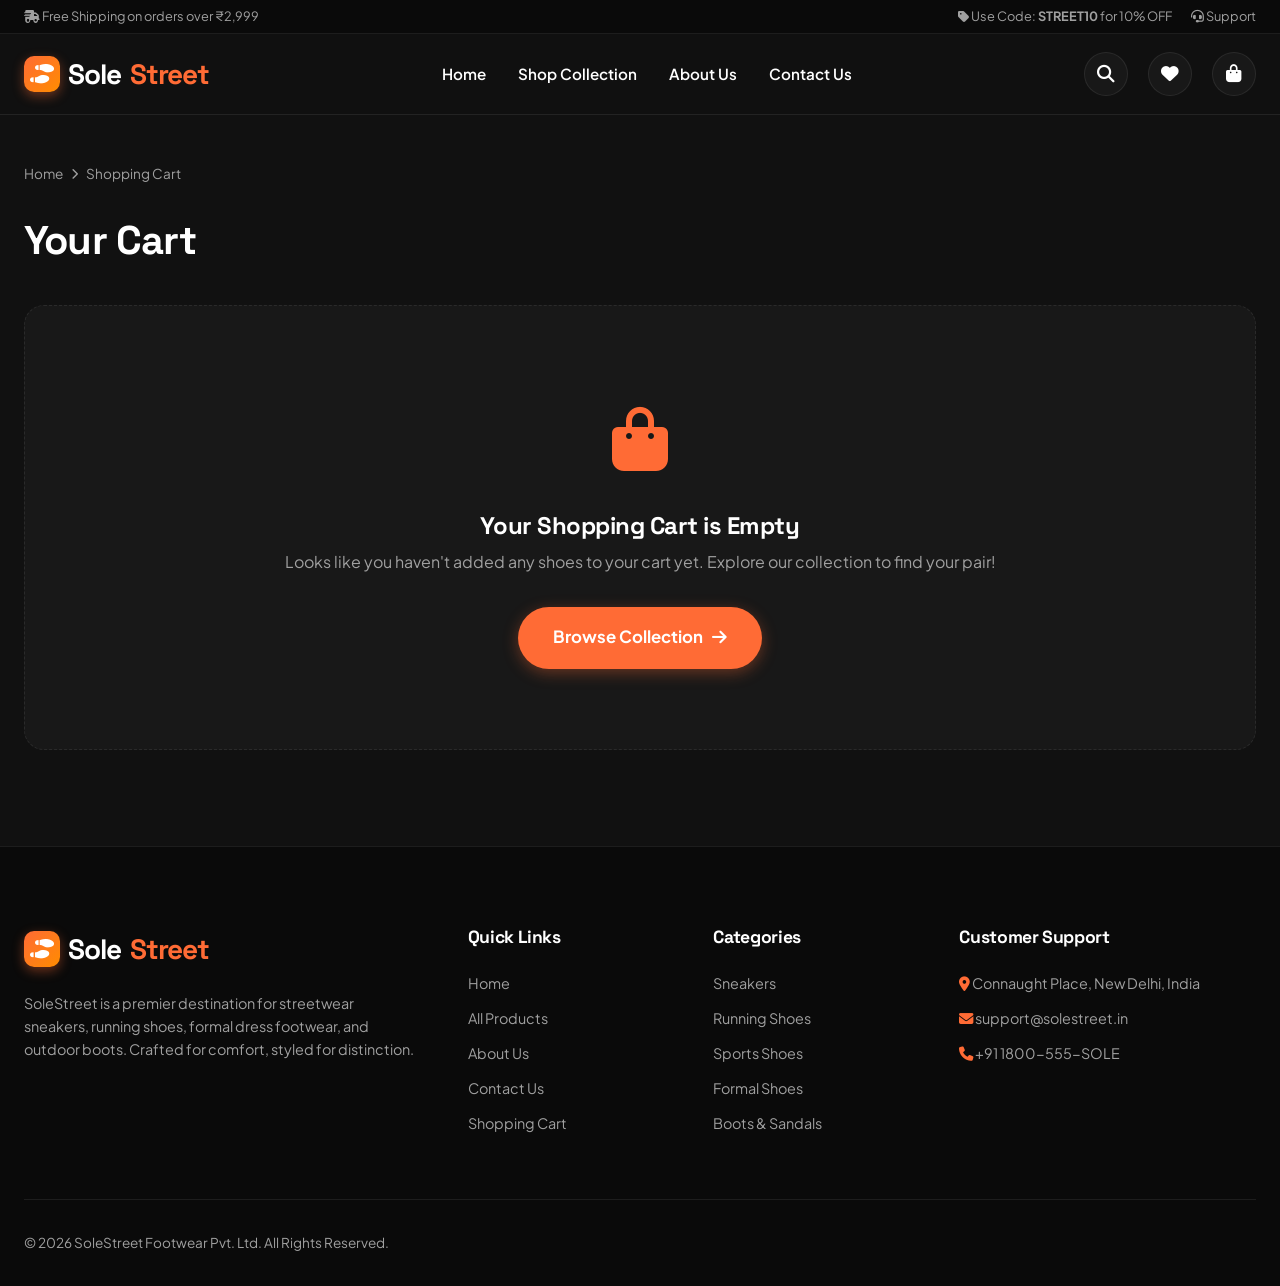
<file: cart.html>
<!DOCTYPE html>
<html lang="en">
<head>
  <meta charset="UTF-8">
  <meta name="viewport" content="width=device-width, initial-scale=1.0">
  <title>Your Shopping Cart - SoleStreet Footwear</title>
  <meta name="description" content="Review items in your cart, select sizes, apply promo discount codes, and proceed to checkout with free shipping in India.">
  
  <!-- Fonts & Icons -->
  <link rel="stylesheet" href="https://cdnjs.cloudflare.com/ajax/libs/font-awesome/6.4.0/css/all.min.css">
  <link rel="stylesheet" href="css/style.css">
  <link rel="stylesheet" href="css/responsive.css">
</head>
<body>

  <!-- Top Announcement Bar -->
  <div class="top-bar">
    <div class="container">
      <div class="top-bar-left">
        <span><i class="fa-solid fa-truck-fast"></i> Free Shipping on orders over ₹2,999</span>
      </div>
      <div class="top-bar-right">
        <span><i class="fa-solid fa-tag"></i> Use Code: <strong>STREET10</strong> for 10% OFF</span>
        <a href="contact.html"><i class="fa-solid fa-headset"></i> Support</a>
      </div>
    </div>
  </div>

  <!-- Header / Navbar -->
  <header class="navbar-sticky">
    <div class="container nav-container">
      <a href="index.html" class="logo">
        <div class="logo-icon"><i class="fa-solid fa-shoe-prints"></i></div>
        Sole<span>Street</span>
      </a>

      <nav class="nav-menu" id="main-nav-menu">
        <a href="index.html" class="nav-link">Home</a>
        <a href="products.html" class="nav-link">Shop Collection</a>
        <a href="about.html" class="nav-link">About Us</a>
        <a href="contact.html" class="nav-link">Contact Us</a>
      </nav>

      <div class="nav-actions">
        <button class="action-btn" id="search-toggle-btn" title="Search Footwear">
          <i class="fa-solid fa-magnifying-glass"></i>
        </button>

        <a href="products.html" class="action-btn" title="Wishlist">
          <i class="fa-solid fa-heart"></i>
          <span class="wishlist-badge" style="display:none;">0</span>
        </a>

        <a href="cart.html" class="action-btn" title="Shopping Cart">
          <i class="fa-solid fa-bag-shopping"></i>
          <span class="cart-badge" style="display:none;">0</span>
        </a>

        <button class="mobile-nav-toggle" id="mobile-menu-toggle">
          <i class="fa-solid fa-bars"></i>
        </button>
      </div>
    </div>
  </header>

  <!-- Search Modal Drawer -->
  <div class="search-modal" id="global-search-modal">
    <div class="search-close" id="search-modal-close"><i class="fa-solid fa-xmark"></i></div>
    <div class="search-box-container">
      <h2 style="font-size: 2rem; margin-bottom: 1.5rem; text-align: center;">Search SoleStreet Footwear</h2>
      <div class="search-input-wrapper">
        <i class="fa-solid fa-magnifying-glass"></i>
        <input type="text" id="global-search-input" class="search-input" placeholder="Search by shoe name, brand (e.g. Nike, Adidas)...">
      </div>
      <div class="search-results-preview" id="search-results-preview"></div>
    </div>
  </div>

  <main class="cart-page">
    <div class="container">
      
      <div class="shop-header">
        <div class="breadcrumb">
          <a href="index.html">Home</a>
          <i class="fa-solid fa-chevron-right" style="font-size: 0.7rem;"></i>
          <span>Shopping Cart</span>
        </div>
        <h1 style="font-size: 2.5rem;">Your Cart</h1>
      </div>

      <!-- Empty Cart View -->
      <div id="empty-cart-state" class="empty-cart-state" style="display: none;">
        <div class="empty-cart-icon"><i class="fa-solid fa-bag-shopping"></i></div>
        <h2>Your Shopping Cart is Empty</h2>
        <p style="color: var(--text-muted); margin-top: 0.5rem; margin-bottom: 2rem;">Looks like you haven't added any shoes to your cart yet. Explore our collection to find your pair!</p>
        <a href="products.html" class="btn btn-primary btn-lg">Browse Collection <i class="fa-solid fa-arrow-right"></i></a>
      </div>

      <!-- Active Cart Grid -->
      <div class="cart-grid" id="cart-content-grid">
        <!-- Cart Items List -->
        <div class="cart-table-card">
          <div style="padding: 1.25rem 1.5rem; background: var(--bg-dark); border-bottom: 1px solid var(--border-color); font-weight: 700; font-family: var(--font-heading);">
            Selected Items
          </div>
          <div id="cart-items-list">
            <!-- Populated dynamically by cart.js -->
          </div>
        </div>

        <!-- Order Summary Box -->
        <aside class="order-summary-card">
          <h3 class="summary-title">Order Summary</h3>

          <div class="summary-row">
            <span style="color: var(--text-muted);">Subtotal</span>
            <span id="summary-subtotal" style="font-weight: 700;">₹0</span>
          </div>

          <div class="summary-row" id="summary-discount-row" style="display: none; color: var(--accent-orange);">
            <span>Coupon Discount (10%)</span>
            <span id="summary-discount" style="font-weight: 700;">-₹0</span>
          </div>

          <div class="summary-row">
            <span style="color: var(--text-muted);">Delivery Charge</span>
            <span id="summary-delivery" style="font-weight: 700; color: var(--accent-orange);">FREE</span>
          </div>

          <div class="coupon-box">
            <input type="text" id="coupon-code-input" class="coupon-input" placeholder="Promo code e.g. STREET10">
            <button class="btn btn-secondary" id="apply-coupon-btn">Apply</button>
          </div>

          <div class="summary-row total">
            <span>Total Amount</span>
            <span id="summary-total">₹0</span>
          </div>

          <a href="checkout.html" class="btn btn-primary btn-lg btn-block" style="margin-top: 1.5rem;">
            Proceed To Checkout <i class="fa-solid fa-arrow-right"></i>
          </a>

          <div style="margin-top: 1.5rem; text-align: center; font-size: 0.8rem; color: var(--text-muted);">
            <i class="fa-solid fa-lock" style="color: var(--accent-orange);"></i> 256-Bit SSL Encrypted Checkout
          </div>
        </aside>
      </div>

    </div>
  </main>

  <!-- Footer -->
  <footer class="footer">
    <div class="container">
      <div class="footer-grid">
        <div>
          <a href="index.html" class="logo">
            <div class="logo-icon"><i class="fa-solid fa-shoe-prints"></i></div>
            Sole<span>Street</span>
          </a>
          <p class="footer-brand-p">SoleStreet is a premier destination for streetwear sneakers, running shoes, formal dress footwear, and outdoor boots. Crafted for comfort, styled for distinction.</p>
        </div>

        <div>
          <h4 class="footer-title">Quick Links</h4>
          <div class="footer-links">
            <a href="index.html">Home</a>
            <a href="products.html">All Products</a>
            <a href="about.html">About Us</a>
            <a href="contact.html">Contact Us</a>
            <a href="cart.html">Shopping Cart</a>
          </div>
        </div>

        <div>
          <h4 class="footer-title">Categories</h4>
          <div class="footer-links">
            <a href="products.html?category=Sneakers">Sneakers</a>
            <a href="products.html?category=Running Shoes">Running Shoes</a>
            <a href="products.html?category=Sports Shoes">Sports Shoes</a>
            <a href="products.html?category=Formal Shoes">Formal Shoes</a>
            <a href="products.html?category=Boots">Boots & Sandals</a>
          </div>
        </div>

        <div>
          <h4 class="footer-title">Customer Support</h4>
          <div class="footer-links">
            <p style="color:var(--text-muted); font-size:0.9rem;"><i class="fa-solid fa-location-dot" style="color:var(--accent-orange);"></i> Connaught Place, New Delhi, India</p>
            <p style="color:var(--text-muted); font-size:0.9rem;"><i class="fa-solid fa-envelope" style="color:var(--accent-orange);"></i> support@solestreet.in</p>
            <p style="color:var(--text-muted); font-size:0.9rem;"><i class="fa-solid fa-phone" style="color:var(--accent-orange);"></i> +91 1800-555-SOLE</p>
          </div>
        </div>
      </div>

      <div class="footer-bottom">
        <p>&copy; 2026 SoleStreet Footwear Pvt. Ltd. All Rights Reserved.</p>
      </div>
    </div>
  </footer>

  <!-- Scripts -->
  <script src="js/products.js"></script>
  <script src="js/app.js"></script>
  <script src="js/cart.js"></script>
</body>
</html>
</file>
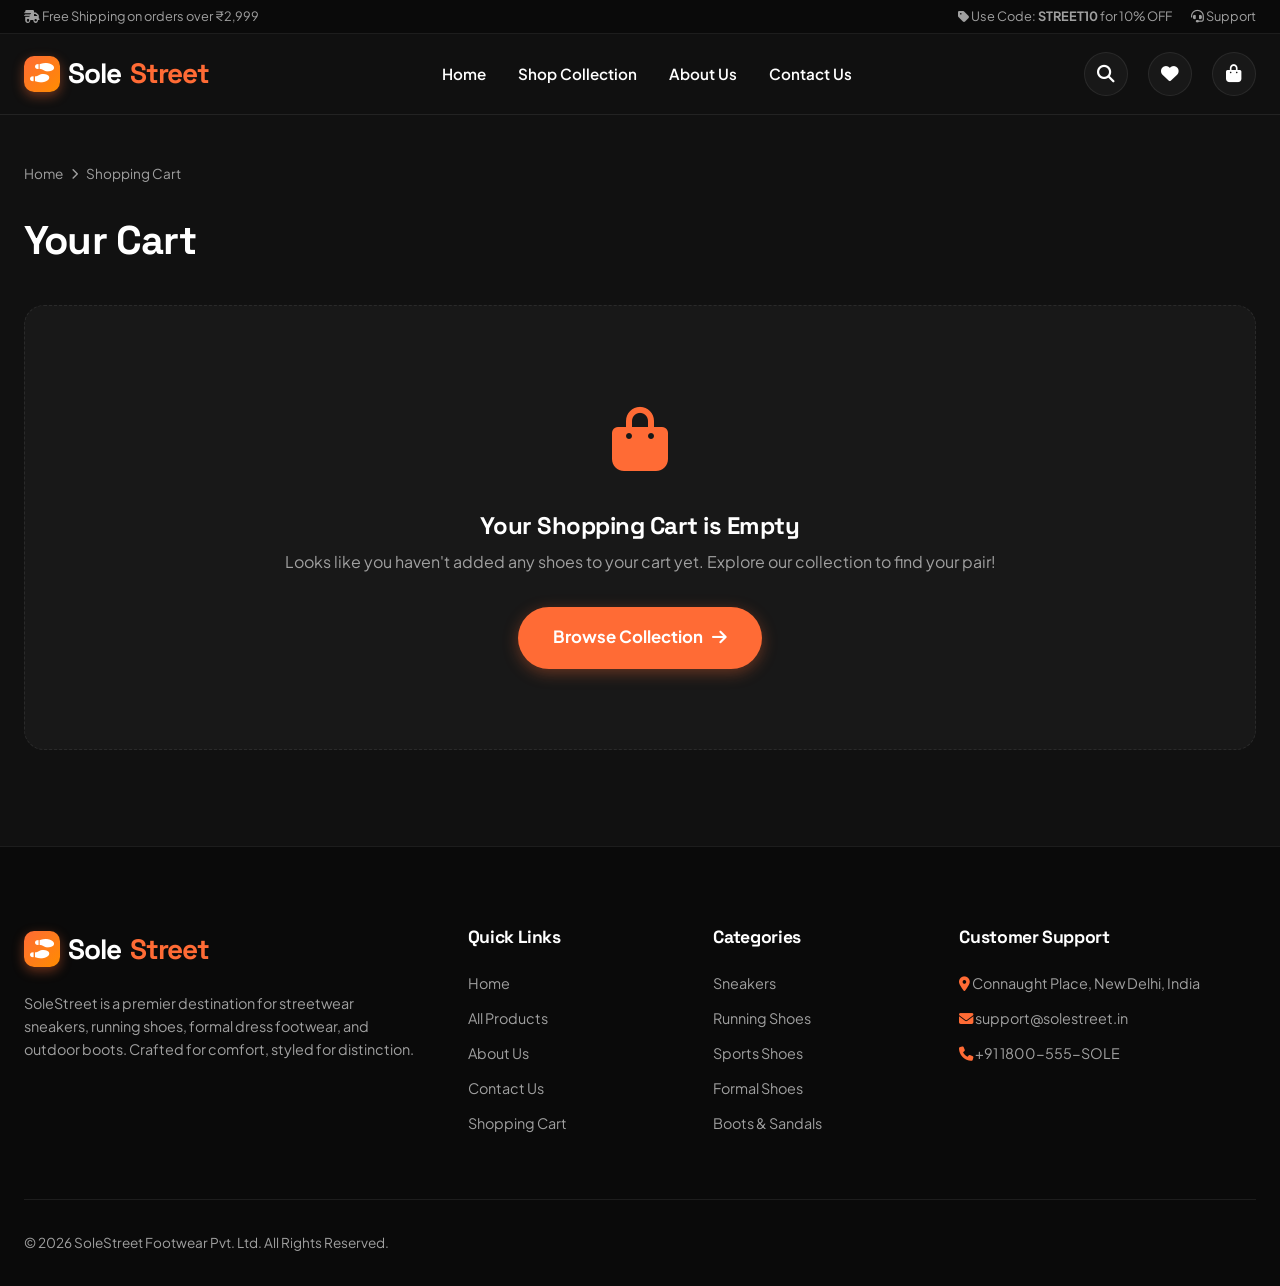
<file: checkout.html>
<!DOCTYPE html>
<html lang="en">
<head>
  <meta charset="UTF-8">
  <meta name="viewport" content="width=device-width, initial-scale=1.0">
  <title>Checkout - SoleStreet Footwear</title>
  <meta name="description" content="Complete your purchase with secure Indian payment methods including UPI, Cards, and Cash on Delivery with fast delivery nationwide.">
  
  <!-- Fonts & Icons -->
  <link rel="stylesheet" href="https://cdnjs.cloudflare.com/ajax/libs/font-awesome/6.4.0/css/all.min.css">
  <link rel="stylesheet" href="css/style.css">
  <link rel="stylesheet" href="css/responsive.css">
</head>
<body>

  <!-- Top Announcement Bar -->
  <div class="top-bar">
    <div class="container">
      <div class="top-bar-left">
        <span><i class="fa-solid fa-shield-halved"></i> 100% Encrypted & Secure Checkout</span>
      </div>
      <div class="top-bar-right">
        <a href="contact.html"><i class="fa-solid fa-headset"></i> Support</a>
      </div>
    </div>
  </div>

  <!-- Header / Navbar -->
  <header class="navbar-sticky">
    <div class="container nav-container">
      <a href="index.html" class="logo">
        <div class="logo-icon"><i class="fa-solid fa-shoe-prints"></i></div>
        Sole<span>Street</span>
      </a>

      <nav class="nav-menu" id="main-nav-menu">
        <a href="index.html" class="nav-link">Home</a>
        <a href="products.html" class="nav-link">Shop Collection</a>
        <a href="cart.html" class="nav-link">Cart</a>
      </nav>

      <div class="nav-actions">
        <a href="cart.html" class="action-btn" title="Back to Cart">
          <i class="fa-solid fa-bag-shopping"></i>
          <span class="cart-badge" style="display:none;">0</span>
        </a>
      </div>
    </div>
  </header>

  <main class="checkout-page">
    <div class="container">
      
      <div class="shop-header">
        <div class="breadcrumb">
          <a href="index.html">Home</a>
          <i class="fa-solid fa-chevron-right" style="font-size: 0.7rem;"></i>
          <a href="cart.html">Cart</a>
          <i class="fa-solid fa-chevron-right" style="font-size: 0.7rem;"></i>
          <span>Checkout</span>
        </div>
        <h1 style="font-size: 2.5rem;">Express Checkout</h1>
      </div>

      <div class="checkout-grid">
        <!-- Customer Info & Payment Form -->
        <form class="checkout-form-card" id="checkout-form">
          
          <!-- Shipping Address -->
          <div style="margin-bottom: 2.5rem;">
            <h3 class="form-section-title"><i class="fa-solid fa-truck-ramp-box"></i> 1. Shipping Details</h3>
            
            <div class="form-grid-2">
              <div class="form-group">
                <label for="cust-name">Full Name *</label>
                <input type="text" id="cust-name" class="form-input" placeholder="e.g. Rahul Sharma" required>
              </div>
              <div class="form-group">
                <label for="cust-phone">Phone Number (For Delivery SMS) *</label>
                <input type="tel" id="cust-phone" class="form-input" placeholder="+91 9876543210" required>
              </div>
            </div>

            <div class="form-group">
              <label for="cust-email">Email Address *</label>
              <input type="email" id="cust-email" class="form-input" placeholder="rahul@example.com" required>
            </div>

            <div class="form-group">
              <label for="cust-address">Delivery Address (House No, Street, Landmark) *</label>
              <input type="text" id="cust-address" class="form-input" placeholder="Flat 402, Sunshine Apartments, Park Street" required>
            </div>

            <div class="form-grid-2">
              <div class="form-group">
                <label for="cust-city">City *</label>
                <input type="text" id="cust-city" class="form-input" placeholder="Mumbai" required>
              </div>
              <div class="form-group">
                <label for="cust-state">State *</label>
                <input type="text" id="cust-state" class="form-input" placeholder="Maharashtra" required>
              </div>
            </div>

            <div class="form-group">
              <label for="cust-pincode">Pincode *</label>
              <input type="text" id="cust-pincode" class="form-input" placeholder="400001" required>
            </div>
          </div>

          <!-- Delivery Speed Selection -->
          <div style="margin-bottom: 2.5rem;">
            <h3 class="form-section-title"><i class="fa-solid fa-box-open"></i> 2. Delivery Speed</h3>
            <div style="display:flex; flex-direction:column; gap:0.75rem;">
              <label class="filter-checkbox" style="background:var(--bg-dark); padding:1rem; border-radius:8px; border:1px solid var(--border-color);">
                <input type="radio" name="delivery-method" value="standard" data-price="0" checked>
                <div>
                  <div style="font-weight:700; color:white;">Standard Shipping (Free over ₹2,999)</div>
                  <div style="font-size:0.8rem; color:var(--text-muted);">Delivery in 3 - 5 Business Days</div>
                </div>
              </label>

              <label class="filter-checkbox" style="background:var(--bg-dark); padding:1rem; border-radius:8px; border:1px solid var(--border-color);">
                <input type="radio" name="delivery-method" value="express" data-price="199">
                <div>
                  <div style="font-weight:700; color:white;">Express Priority Delivery (+₹199)</div>
                  <div style="font-size:0.8rem; color:var(--text-muted);">Guaranteed 24 - 48 Hours Delivery</div>
                </div>
              </label>
            </div>
          </div>

          <!-- Payment Options -->
          <div>
            <h3 class="form-section-title"><i class="fa-solid fa-credit-card"></i> 3. Payment Method</h3>
            
            <div class="payment-options-grid">
              <div class="payment-option-card selected" data-method="upi">
                <i class="fa-solid fa-mobile-screen-button"></i>
                <div style="font-weight:700; font-size:0.85rem;">UPI / GPay</div>
              </div>
              <div class="payment-option-card" data-method="card">
                <i class="fa-solid fa-credit-card"></i>
                <div style="font-weight:700; font-size:0.85rem;">Card</div>
              </div>
              <div class="payment-option-card" data-method="cod">
                <i class="fa-solid fa-money-bill-wave"></i>
                <div style="font-weight:700; font-size:0.85rem;">Cash on Delivery</div>
              </div>
            </div>

            <!-- UPI Details Form -->
            <div id="upi-details-form" style="display:block; background:var(--bg-dark); padding:1.25rem; border-radius:8px; border:1px solid var(--border-color); margin-bottom:1.5rem;">
              <div class="form-group" style="margin-bottom:0;">
                <label>Enter UPI ID (VPA)</label>
                <input type="text" class="form-input" placeholder="e.g. mobileNumber@upi / username@okaxis">
              </div>
            </div>

            <!-- Card Details Form -->
            <div id="card-details-form" style="display:none; background:var(--bg-dark); padding:1.25rem; border-radius:8px; border:1px solid var(--border-color); margin-bottom:1.5rem;">
              <div class="form-group">
                <label>Card Number</label>
                <input type="text" class="form-input" placeholder="4532 •••• •••• 8901">
              </div>
              <div class="form-grid-2">
                <div class="form-group">
                  <label>Expiry (MM/YY)</label>
                  <input type="text" class="form-input" placeholder="08/28">
                </div>
                <div class="form-group">
                  <label>CVV Code</label>
                  <input type="password" class="form-input" placeholder="•••" maxlength="4">
                </div>
              </div>
            </div>

            <button type="submit" class="btn btn-primary btn-lg btn-block" style="margin-top:1rem;">
              <i class="fa-solid fa-lock"></i> Place Order Now
            </button>
          </div>

        </form>

        <!-- Right Column: Order Items Summary -->
        <aside class="order-summary-card">
          <h3 class="summary-title">Order Items</h3>
          
          <div id="checkout-items-list" style="max-height:350px; overflow-y:auto; margin-bottom:1.5rem; padding-right:0.5rem;">
            <!-- Rendered dynamically by checkout.js -->
          </div>

          <div style="border-top:1px solid var(--border-color); padding-top:1rem;">
            <div class="summary-row">
              <span style="color:var(--text-muted);">Subtotal</span>
              <span id="checkout-subtotal" style="font-weight:700;">₹0</span>
            </div>
            <div class="summary-row" id="checkout-discount-row" style="display:none; color:var(--accent-orange);">
              <span>Discount</span>
              <span id="checkout-discount" style="font-weight:700;">-₹0</span>
            </div>
            <div class="summary-row">
              <span style="color:var(--text-muted);">Shipping</span>
              <span id="checkout-delivery" style="font-weight:700; color:var(--accent-orange);">FREE</span>
            </div>
            <div class="summary-row total">
              <span>Grand Total</span>
              <span id="checkout-total">₹0</span>
            </div>
          </div>
        </aside>
      </div>

    </div>
  </main>

  <!-- Footer -->
  <footer class="footer">
    <div class="container">
      <div class="footer-bottom">
        <p>&copy; 2026 SoleStreet Footwear Pvt. Ltd. All Rights Reserved.</p>
      </div>
    </div>
  </footer>

  <!-- Scripts -->
  <script src="js/products.js"></script>
  <script src="js/app.js"></script>
  <script src="js/checkout.js"></script>
</body>
</html>
</file>
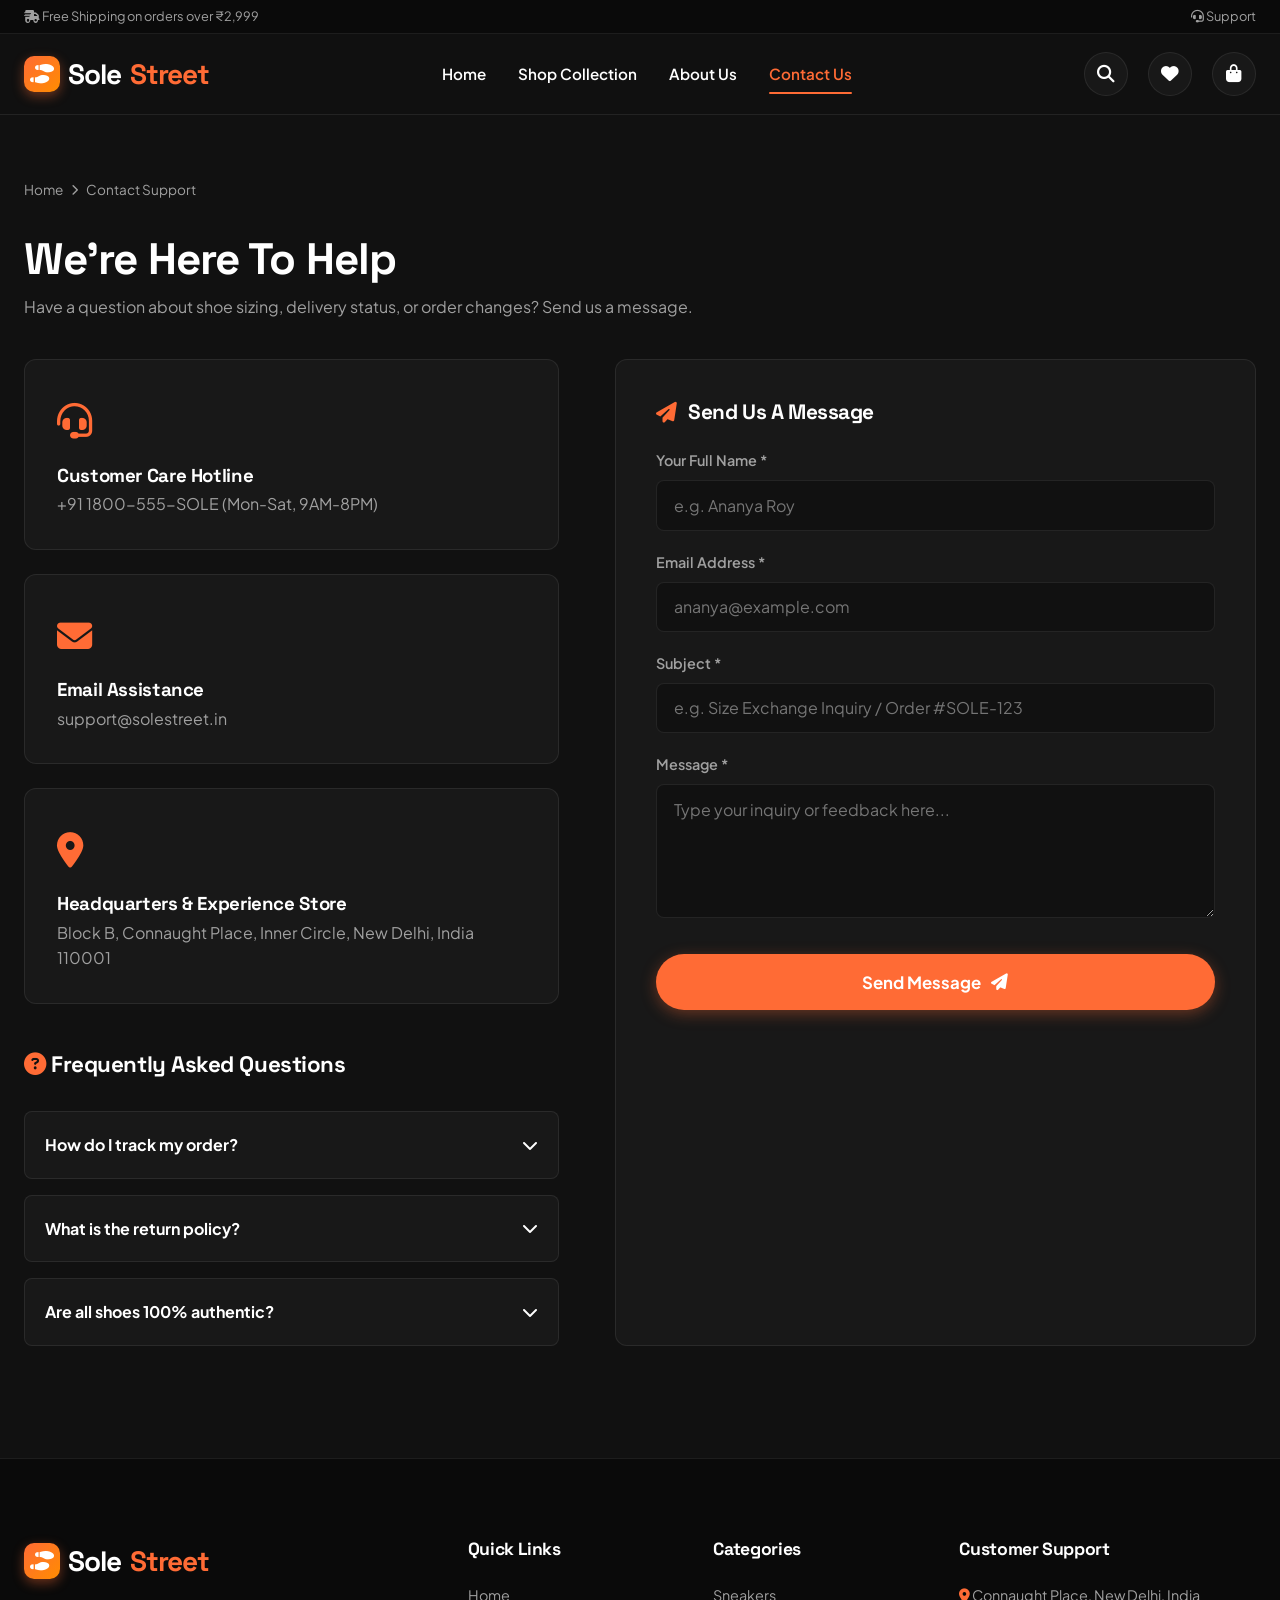
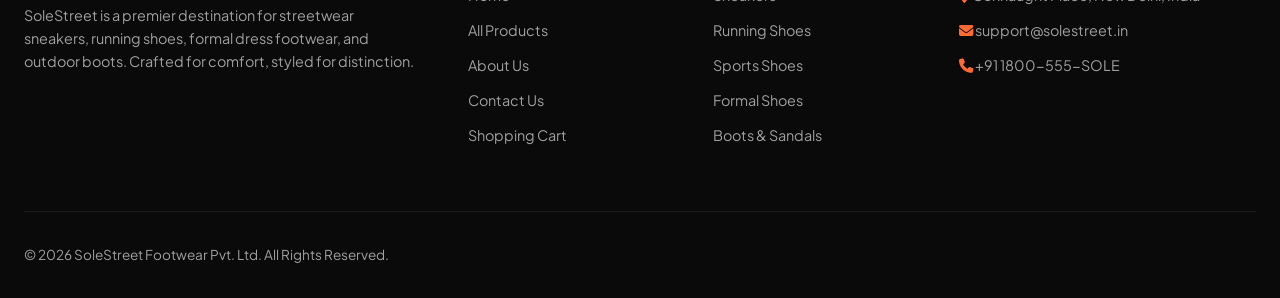
<file: contact.html>
<!DOCTYPE html>
<html lang="en">
<head>
  <meta charset="UTF-8">
  <meta name="viewport" content="width=device-width, initial-scale=1.0">
  <title>Contact Us - SoleStreet Customer Support</title>
  <meta name="description" content="Get in touch with SoleStreet customer care for order tracking, footwear inquiries, size assistance, or wholesale partnerships.">
  
  <!-- Fonts & Icons -->
  <link rel="stylesheet" href="https://cdnjs.cloudflare.com/ajax/libs/font-awesome/6.4.0/css/all.min.css">
  <link rel="stylesheet" href="css/style.css">
  <link rel="stylesheet" href="css/responsive.css">
</head>
<body>

  <!-- Top Announcement Bar -->
  <div class="top-bar">
    <div class="container">
      <div class="top-bar-left">
        <span><i class="fa-solid fa-truck-fast"></i> Free Shipping on orders over ₹2,999</span>
      </div>
      <div class="top-bar-right">
        <a href="contact.html"><i class="fa-solid fa-headset"></i> Support</a>
      </div>
    </div>
  </div>

  <!-- Header / Navbar -->
  <header class="navbar-sticky">
    <div class="container nav-container">
      <a href="index.html" class="logo">
        <div class="logo-icon"><i class="fa-solid fa-shoe-prints"></i></div>
        Sole<span>Street</span>
      </a>

      <nav class="nav-menu" id="main-nav-menu">
        <a href="index.html" class="nav-link">Home</a>
        <a href="products.html" class="nav-link">Shop Collection</a>
        <a href="about.html" class="nav-link">About Us</a>
        <a href="contact.html" class="nav-link active">Contact Us</a>
      </nav>

      <div class="nav-actions">
        <button class="action-btn" id="search-toggle-btn" title="Search Footwear">
          <i class="fa-solid fa-magnifying-glass"></i>
        </button>

        <a href="products.html" class="action-btn" title="Wishlist">
          <i class="fa-solid fa-heart"></i>
          <span class="wishlist-badge" style="display:none;">0</span>
        </a>

        <a href="cart.html" class="action-btn" title="Shopping Cart">
          <i class="fa-solid fa-bag-shopping"></i>
          <span class="cart-badge" style="display:none;">0</span>
        </a>

        <button class="mobile-nav-toggle" id="mobile-menu-toggle">
          <i class="fa-solid fa-bars"></i>
        </button>
      </div>
    </div>
  </header>

  <!-- Search Modal Drawer -->
  <div class="search-modal" id="global-search-modal">
    <div class="search-close" id="search-modal-close"><i class="fa-solid fa-xmark"></i></div>
    <div class="search-box-container">
      <h2 style="font-size: 2rem; margin-bottom: 1.5rem; text-align: center;">Search SoleStreet Footwear</h2>
      <div class="search-input-wrapper">
        <i class="fa-solid fa-magnifying-glass"></i>
        <input type="text" id="global-search-input" class="search-input" placeholder="Search by shoe name, brand...">
      </div>
      <div class="search-results-preview" id="search-results-preview"></div>
    </div>
  </div>

  <main class="contact-page">
    <div class="container">
      
      <div class="shop-header">
        <div class="breadcrumb">
          <a href="index.html">Home</a>
          <i class="fa-solid fa-chevron-right" style="font-size: 0.7rem;"></i>
          <span>Contact Support</span>
        </div>
        <h1 style="font-size: 2.75rem;">We're Here To Help</h1>
        <p style="color: var(--text-muted); margin-top: 0.5rem;">Have a question about shoe sizing, delivery status, or order changes? Send us a message.</p>
      </div>

      <div class="contact-grid">
        <!-- Contact Information Cards -->
        <div>
          <div style="display:flex; flex-direction:column; gap:1.5rem;">
            <div class="value-card">
              <div class="value-icon"><i class="fa-solid fa-headset"></i></div>
              <h3>Customer Care Hotline</h3>
              <p style="color:var(--text-muted); margin-top:0.25rem;">+91 1800-555-SOLE (Mon-Sat, 9AM-8PM)</p>
            </div>

            <div class="value-card">
              <div class="value-icon"><i class="fa-solid fa-envelope"></i></div>
              <h3>Email Assistance</h3>
              <p style="color:var(--text-muted); margin-top:0.25rem;">support@solestreet.in</p>
            </div>

            <div class="value-card">
              <div class="value-icon"><i class="fa-solid fa-location-dot"></i></div>
              <h3>Headquarters & Experience Store</h3>
              <p style="color:var(--text-muted); margin-top:0.25rem;">Block B, Connaught Place, Inner Circle, New Delhi, India 110001</p>
            </div>
          </div>

          <!-- Frequently Asked Questions Accordion -->
          <div style="margin-top: 3rem;">
            <h3 style="font-size:1.4rem; margin-bottom:1rem;"><i class="fa-solid fa-circle-question" style="color:var(--accent-orange);"></i> Frequently Asked Questions</h3>
            
            <div class="faq-accordion">
              <div class="faq-item">
                <div class="faq-question">How do I track my order? <i class="fa-solid fa-chevron-down"></i></div>
                <div class="faq-answer">Once your order is dispatched, you will receive an SMS and email notification with an AWB tracking code to track real-time delivery status.</div>
              </div>

              <div class="faq-item">
                <div class="faq-question">What is the return policy? <i class="fa-solid fa-chevron-down"></i></div>
                <div class="faq-answer">We accept unused footwear in original packaging within 7 days of delivery for free exchange or refund.</div>
              </div>

              <div class="faq-item">
                <div class="faq-question">Are all shoes 100% authentic? <i class="fa-solid fa-chevron-down"></i></div>
                <div class="faq-answer">Yes, SoleStreet sources directly from authorized brand distributors and certified artisanal leather crafters.</div>
              </div>
            </div>
          </div>
        </div>

        <!-- Contact Form -->
        <div class="checkout-form-card">
          <h3 class="form-section-title"><i class="fa-solid fa-paper-plane"></i> Send Us A Message</h3>
          
          <form id="contact-form">
            <div class="form-group">
              <label for="contact-name">Your Full Name *</label>
              <input type="text" id="contact-name" class="form-input" placeholder="e.g. Ananya Roy" required>
            </div>

            <div class="form-group">
              <label for="contact-email">Email Address *</label>
              <input type="email" id="contact-email" class="form-input" placeholder="ananya@example.com" required>
            </div>

            <div class="form-group">
              <label for="contact-subject">Subject *</label>
              <input type="text" id="contact-subject" class="form-input" placeholder="e.g. Size Exchange Inquiry / Order #SOLE-123" required>
            </div>

            <div class="form-group">
              <label for="contact-message">Message *</label>
              <textarea id="contact-message" class="form-input" rows="5" placeholder="Type your inquiry or feedback here..." required style="resize:vertical;"></textarea>
            </div>

            <button type="submit" class="btn btn-primary btn-lg btn-block" style="margin-top:1rem;">
              Send Message <i class="fa-solid fa-paper-plane"></i>
            </button>
          </form>
        </div>
      </div>

    </div>
  </main>

  <!-- Footer -->
  <footer class="footer">
    <div class="container">
      <div class="footer-grid">
        <div>
          <a href="index.html" class="logo">
            <div class="logo-icon"><i class="fa-solid fa-shoe-prints"></i></div>
            Sole<span>Street</span>
          </a>
          <p class="footer-brand-p">SoleStreet is a premier destination for streetwear sneakers, running shoes, formal dress footwear, and outdoor boots. Crafted for comfort, styled for distinction.</p>
        </div>

        <div>
          <h4 class="footer-title">Quick Links</h4>
          <div class="footer-links">
            <a href="index.html">Home</a>
            <a href="products.html">All Products</a>
            <a href="about.html">About Us</a>
            <a href="contact.html">Contact Us</a>
            <a href="cart.html">Shopping Cart</a>
          </div>
        </div>

        <div>
          <h4 class="footer-title">Categories</h4>
          <div class="footer-links">
            <a href="products.html?category=Sneakers">Sneakers</a>
            <a href="products.html?category=Running Shoes">Running Shoes</a>
            <a href="products.html?category=Sports Shoes">Sports Shoes</a>
            <a href="products.html?category=Formal Shoes">Formal Shoes</a>
            <a href="products.html?category=Boots">Boots & Sandals</a>
          </div>
        </div>

        <div>
          <h4 class="footer-title">Customer Support</h4>
          <div class="footer-links">
            <p style="color:var(--text-muted); font-size:0.9rem;"><i class="fa-solid fa-location-dot" style="color:var(--accent-orange);"></i> Connaught Place, New Delhi, India</p>
            <p style="color:var(--text-muted); font-size:0.9rem;"><i class="fa-solid fa-envelope" style="color:var(--accent-orange);"></i> support@solestreet.in</p>
            <p style="color:var(--text-muted); font-size:0.9rem;"><i class="fa-solid fa-phone" style="color:var(--accent-orange);"></i> +91 1800-555-SOLE</p>
          </div>
        </div>
      </div>

      <div class="footer-bottom">
        <p>&copy; 2026 SoleStreet Footwear Pvt. Ltd. All Rights Reserved.</p>
      </div>
    </div>
  </footer>

  <!-- Scripts -->
  <script src="js/products.js"></script>
  <script src="js/app.js"></script>
  <script>
    document.addEventListener('DOMContentLoaded', () => {
      // FAQ accordions
      const faqItems = document.querySelectorAll('.faq-item');
      faqItems.forEach(item => {
        const question = item.querySelector('.faq-question');
        question.addEventListener('click', () => {
          item.classList.toggle('active');
        });
      });

      // Contact Form submit
      const form = document.getElementById('contact-form');
      if (form) {
        form.addEventListener('submit', (e) => {
          e.preventDefault();
          showToast('Message Sent!', 'Thank you. Our customer support team will contact you within 24 hours.', 'fa-solid fa-paper-plane');
          form.reset();
        });
      }
    });
  </script>
</body>
</html>
</file>
<file: css/style.css>
/* ==========================================================================
   SOLESTREET - PREMIUM FOOTWEAR E-COMMERCE DESIGN SYSTEM
   ========================================================================== */

@import url('https://fonts.googleapis.com/css2?family=Plus+Jakarta+Sans:wght@300;400;500;600;700;800&family=Space+Grotesk:wght@500;600;700&display=swap');

:root {
  /* Color Palette */
  --bg-dark: #111111;
  --bg-card: #181818;
  --bg-card-hover: #222222;
  --bg-light: #F5F5F5;
  --bg-white: #FFFFFF;
  --text-main: #FFFFFF;
  --text-muted: #A0A0A0;
  --text-dark: #111111;
  --accent-orange: #FF6B35;
  --accent-orange-hover: #E55625;
  --accent-orange-light: rgba(255, 107, 53, 0.15);
  --border-color: rgba(255, 255, 255, 0.08);
  --border-color-light: #E5E5E5;
  --shadow-sm: 0 4px 12px rgba(0, 0, 0, 0.15);
  --shadow-md: 0 8px 24px rgba(0, 0, 0, 0.25);
  --shadow-lg: 0 16px 40px rgba(0, 0, 0, 0.4);
  --shadow-glow: 0 0 25px rgba(255, 107, 53, 0.3);
  --radius-sm: 8px;
  --radius-md: 12px;
  --radius-lg: 20px;
  --radius-full: 9999px;

  /* Typography */
  --font-heading: 'Space Grotesk', sans-serif;
  --font-body: 'Plus Jakarta Sans', sans-serif;
  --transition-fast: all 0.2s cubic-bezier(0.4, 0, 0.2, 1);
  --transition-normal: all 0.3s cubic-bezier(0.4, 0, 0.2, 1);
  --transition-bounce: all 0.4s cubic-bezier(0.175, 0.885, 0.32, 1.275);
}

/* Reset & Base Styles */
*, *::before, *::after {
  box-sizing: border-box;
  margin: 0;
  padding: 0;
}

html {
  scroll-behavior: smooth;
  font-size: 16px;
}

body {
  font-family: var(--font-body);
  background-color: var(--bg-dark);
  color: var(--text-main);
  line-height: 1.6;
  overflow-x: hidden;
  min-height: 100vh;
  display: flex;
  flex-direction: column;
}

a {
  color: inherit;
  text-decoration: none;
  transition: var(--transition-fast);
}

ul {
  list-style: none;
}

img {
  max-width: 100%;
  height: auto;
  display: block;
}

button, input, select, textarea {
  font-family: inherit;
  font-size: inherit;
  color: inherit;
  border: none;
  outline: none;
  background: none;
}

button {
  cursor: pointer;
}

/* Utility Containers */
.container {
  width: 100%;
  max-width: 1280px;
  margin: 0 auto;
  padding: 0 1.5rem;
}

/* Custom Scrollbar */
::-webkit-scrollbar {
  width: 10px;
}

::-webkit-scrollbar-track {
  background: var(--bg-dark);
}

::-webkit-scrollbar-thumb {
  background: #333333;
  border-radius: var(--radius-full);
}

::-webkit-scrollbar-thumb:hover {
  background: var(--accent-orange);
}

/* Typography Helpers */
h1, h2, h3, h4, h5, h6 {
  font-family: var(--font-heading);
  letter-spacing: -0.02em;
  font-weight: 700;
  line-height: 1.2;
}

.text-orange {
  color: var(--accent-orange);
}

.section-tag {
  display: inline-block;
  font-size: 0.85rem;
  font-weight: 700;
  text-transform: uppercase;
  letter-spacing: 0.12em;
  color: var(--accent-orange);
  background: var(--accent-orange-light);
  padding: 0.4rem 1rem;
  border-radius: var(--radius-full);
  margin-bottom: 1rem;
}

.section-title {
  font-size: 2.5rem;
  margin-bottom: 1rem;
}

.section-desc {
  color: var(--text-muted);
  font-size: 1.05rem;
  max-width: 600px;
}

/* Button System */
.btn {
  display: inline-flex;
  align-items: center;
  justify-content: center;
  gap: 0.6rem;
  padding: 0.85rem 1.75rem;
  font-weight: 700;
  font-size: 0.95rem;
  border-radius: var(--radius-full);
  transition: var(--transition-normal);
  text-align: center;
  white-space: nowrap;
}

.btn-primary {
  background-color: var(--accent-orange);
  color: var(--bg-white);
  box-shadow: 0 4px 15px rgba(255, 107, 53, 0.35);
}

.btn-primary:hover {
  background-color: var(--accent-orange-hover);
  transform: translateY(-2px);
  box-shadow: 0 8px 25px rgba(255, 107, 53, 0.5);
}

.btn-secondary {
  background-color: var(--bg-card);
  color: var(--text-main);
  border: 1px solid var(--border-color);
}

.btn-secondary:hover {
  background-color: var(--bg-card-hover);
  border-color: rgba(255, 255, 255, 0.2);
  transform: translateY(-2px);
}

.btn-outline {
  background-color: transparent;
  color: var(--text-main);
  border: 1px solid var(--accent-orange);
}

.btn-outline:hover {
  background-color: var(--accent-orange);
  color: var(--bg-white);
  transform: translateY(-2px);
}

.btn-block {
  width: 100%;
}

.btn-sm {
  padding: 0.5rem 1rem;
  font-size: 0.85rem;
}

.btn-lg {
  padding: 1.1rem 2.2rem;
  font-size: 1.05rem;
}

/* Badges */
.badge {
  display: inline-block;
  padding: 0.25rem 0.65rem;
  font-size: 0.75rem;
  font-weight: 700;
  border-radius: var(--radius-sm);
  text-transform: uppercase;
  letter-spacing: 0.05em;
}

.badge-orange {
  background-color: var(--accent-orange);
  color: var(--bg-white);
}

.badge-dark {
  background-color: rgba(0, 0, 0, 0.75);
  color: var(--bg-white);
  backdrop-filter: blur(4px);
}

.badge-sale {
  background-color: #E53E3E;
  color: var(--bg-white);
}

/* ==========================================================================
   HEADER & STICKY NAVBAR
   ========================================================================== */
.top-bar {
  background-color: #0A0A0A;
  border-bottom: 1px solid var(--border-color);
  font-size: 0.8rem;
  padding: 0.4rem 0;
  color: var(--text-muted);
}

.top-bar .container {
  display: flex;
  justify-content: space-between;
  align-items: center;
}

.top-bar-left {
  display: flex;
  align-items: center;
  gap: 1.5rem;
}

.top-bar-right {
  display: flex;
  align-items: center;
  gap: 1.2rem;
}

.navbar-sticky {
  position: sticky;
  top: 0;
  left: 0;
  width: 100%;
  z-index: 1000;
  background-color: rgba(17, 17, 17, 0.9);
  backdrop-filter: blur(12px);
  -webkit-backdrop-filter: blur(12px);
  border-bottom: 1px solid var(--border-color);
  transition: var(--transition-normal);
}

.nav-container {
  display: flex;
  align-items: center;
  justify-content: space-between;
  height: 80px;
}

.logo {
  display: flex;
  align-items: center;
  gap: 0.5rem;
  font-family: var(--font-heading);
  font-size: 1.75rem;
  font-weight: 800;
  color: var(--text-main);
  letter-spacing: -0.03em;
}

.logo span {
  color: var(--accent-orange);
}

.logo-icon {
  width: 36px;
  height: 36px;
  background: linear-gradient(135deg, var(--accent-orange), #FF8C00);
  border-radius: 10px;
  display: flex;
  align-items: center;
  justify-content: center;
  color: white;
  font-size: 1.2rem;
  box-shadow: 0 4px 12px rgba(255, 107, 53, 0.4);
}

.nav-menu {
  display: flex;
  align-items: center;
  gap: 2rem;
}

.nav-link {
  font-weight: 600;
  font-size: 0.95rem;
  color: var(--text-main);
  position: relative;
  padding: 0.5rem 0;
}

.nav-link:hover, .nav-link.active {
  color: var(--accent-orange);
}

.nav-link.active::after {
  content: '';
  position: absolute;
  bottom: 0;
  left: 0;
  width: 100%;
  height: 2px;
  background-color: var(--accent-orange);
  border-radius: 2px;
}

.nav-actions {
  display: flex;
  align-items: center;
  gap: 1.25rem;
}

.action-btn {
  position: relative;
  width: 44px;
  height: 44px;
  border-radius: var(--radius-full);
  background-color: var(--bg-card);
  border: 1px solid var(--border-color);
  display: flex;
  align-items: center;
  justify-content: center;
  color: var(--text-main);
  font-size: 1.1rem;
  transition: var(--transition-fast);
}

.action-btn:hover {
  background-color: var(--bg-card-hover);
  border-color: var(--accent-orange);
  color: var(--accent-orange);
  transform: translateY(-2px);
}

.cart-badge, .wishlist-badge {
  position: absolute;
  top: -4px;
  right: -4px;
  background-color: var(--accent-orange);
  color: white;
  font-size: 0.7rem;
  font-weight: 800;
  width: 20px;
  height: 20px;
  border-radius: 50%;
  display: flex;
  align-items: center;
  justify-content: center;
  box-shadow: 0 2px 6px rgba(0, 0, 0, 0.5);
  border: 2px solid var(--bg-dark);
}

.mobile-nav-toggle {
  display: none;
  font-size: 1.5rem;
  color: var(--text-main);
  background: none;
}

/* Global Search Overlay Drawer */
.search-modal {
  position: fixed;
  top: 0;
  left: 0;
  width: 100%;
  height: 100vh;
  background: rgba(10, 10, 10, 0.95);
  backdrop-filter: blur(15px);
  z-index: 2000;
  display: flex;
  flex-direction: column;
  align-items: center;
  padding-top: 6rem;
  opacity: 0;
  pointer-events: none;
  transition: var(--transition-normal);
}

.search-modal.active {
  opacity: 1;
  pointer-events: all;
}

.search-close {
  position: absolute;
  top: 2rem;
  right: 2rem;
  font-size: 2rem;
  color: var(--text-muted);
  cursor: pointer;
  transition: var(--transition-fast);
}

.search-close:hover {
  color: var(--accent-orange);
}

.search-box-container {
  width: 90%;
  max-width: 700px;
}

.search-input-wrapper {
  position: relative;
  display: flex;
  align-items: center;
}

.search-input-wrapper i {
  position: absolute;
  left: 1.25rem;
  font-size: 1.4rem;
  color: var(--accent-orange);
}

.search-input {
  width: 100%;
  padding: 1.2rem 1.5rem 1.2rem 3.5rem;
  background-color: var(--bg-card);
  border: 2px solid var(--border-color);
  border-radius: var(--radius-full);
  font-size: 1.2rem;
  color: var(--text-main);
  transition: var(--transition-fast);
}

.search-input:focus {
  border-color: var(--accent-orange);
  box-shadow: var(--shadow-glow);
}

.search-results-preview {
  margin-top: 2rem;
  width: 100%;
  max-height: 400px;
  overflow-y: auto;
  display: flex;
  flex-direction: column;
  gap: 0.75rem;
}

/* ==========================================================================
   TOAST NOTIFICATION SYSTEM
   ========================================================================== */
#toast-container {
  position: fixed;
  top: 100px;
  right: 20px;
  z-index: 3000;
  display: flex;
  flex-direction: column;
  gap: 10px;
  pointer-events: none;
}

.toast {
  pointer-events: auto;
  min-width: 300px;
  padding: 1rem 1.25rem;
  background-color: #1E1E1E;
  border-left: 4px solid var(--accent-orange);
  border-radius: var(--radius-md);
  box-shadow: var(--shadow-lg);
  color: white;
  display: flex;
  align-items: center;
  gap: 12px;
  animation: toastSlideIn 0.3s cubic-bezier(0.175, 0.885, 0.32, 1.275);
  transition: var(--transition-normal);
}

.toast-icon {
  font-size: 1.25rem;
  color: var(--accent-orange);
}

.toast-content {
  flex: 1;
}

.toast-title {
  font-weight: 700;
  font-size: 0.9rem;
}

.toast-desc {
  font-size: 0.8rem;
  color: var(--text-muted);
}

@keyframes toastSlideIn {
  from {
    transform: translateX(100%);
    opacity: 0;
  }
  to {
    transform: translateX(0);
    opacity: 1;
  }
}

/* ==========================================================================
   PAGE 1: HOME PAGE
   ========================================================================== */
/* Hero Section */
.hero {
  position: relative;
  padding: 5rem 0 7rem 0;
  background: radial-gradient(circle at 70% 30%, rgba(255, 107, 53, 0.12) 0%, transparent 60%);
  overflow: hidden;
}

.hero-grid {
  display: grid;
  grid-template-columns: 1fr 1fr;
  gap: 3rem;
  align-items: center;
}

.hero-content {
  z-index: 2;
}

.hero-title {
  font-size: 4.2rem;
  line-height: 1.05;
  margin-bottom: 1.5rem;
}

.hero-subtitle {
  font-size: 1.2rem;
  color: var(--text-muted);
  margin-bottom: 2.5rem;
  max-width: 520px;
}

.hero-buttons {
  display: flex;
  gap: 1.25rem;
  align-items: center;
  margin-bottom: 3rem;
}

.hero-stats {
  display: flex;
  gap: 3rem;
  padding-top: 2rem;
  border-top: 1px solid var(--border-color);
}

.stat-item h3 {
  font-size: 2rem;
  color: var(--accent-orange);
}

.stat-item p {
  font-size: 0.85rem;
  color: var(--text-muted);
}

.hero-banner {
  position: relative;
  display: flex;
  justify-content: center;
  align-items: center;
}

.hero-image-wrapper {
  position: relative;
  width: 100%;
  max-width: 540px;
  border-radius: var(--radius-lg);
  overflow: hidden;
  box-shadow: var(--shadow-lg);
  border: 1px solid var(--border-color);
  background: var(--bg-card);
}

.hero-image {
  width: 100%;
  height: 520px;
  object-fit: cover;
  transform: scale(1.02);
  transition: transform 0.6s ease;
}

.hero-image-wrapper:hover .hero-image {
  transform: scale(1.08) rotate(-1deg);
}

.hero-floating-card {
  position: absolute;
  bottom: 2rem;
  left: -2rem;
  background: rgba(24, 24, 24, 0.9);
  backdrop-filter: blur(16px);
  padding: 1.25rem;
  border-radius: var(--radius-md);
  border: 1px solid rgba(255, 255, 255, 0.12);
  display: flex;
  align-items: center;
  gap: 1rem;
  box-shadow: var(--shadow-md);
}

.floating-icon {
  width: 44px;
  height: 44px;
  border-radius: 50%;
  background-color: var(--accent-orange-light);
  color: var(--accent-orange);
  display: flex;
  align-items: center;
  justify-content: center;
  font-size: 1.2rem;
}

/* Category Cards Section */
.categories-section {
  padding: 5rem 0;
  background-color: #0D0D0D;
}

.category-grid {
  display: grid;
  grid-template-columns: repeat(auto-fit, minmax(220px, 1fr));
  gap: 1.5rem;
  margin-top: 3rem;
}

.category-card {
  position: relative;
  height: 320px;
  border-radius: var(--radius-md);
  overflow: hidden;
  border: 1px solid var(--border-color);
  cursor: pointer;
  transition: var(--transition-normal);
}

.category-card img {
  width: 100%;
  height: 100%;
  object-fit: cover;
  transition: transform 0.6s cubic-bezier(0.165, 0.84, 0.44, 1);
}

.category-overlay {
  position: absolute;
  inset: 0;
  background: linear-gradient(to top, rgba(0, 0, 0, 0.9) 0%, rgba(0, 0, 0, 0.2) 60%, transparent 100%);
  display: flex;
  flex-direction: column;
  justify-content: flex-end;
  padding: 1.5rem;
  transition: var(--transition-normal);
}

.category-card:hover {
  transform: translateY(-8px);
  box-shadow: var(--shadow-md);
  border-color: var(--accent-orange);
}

.category-card:hover img {
  transform: scale(1.1);
}

.category-title {
  font-size: 1.35rem;
  color: var(--bg-white);
  margin-bottom: 0.3rem;
}

.category-subtitle {
  font-size: 0.8rem;
  color: var(--text-muted);
  margin-bottom: 0.75rem;
}

.category-link {
  font-size: 0.85rem;
  font-weight: 700;
  color: var(--accent-orange);
  display: flex;
  align-items: center;
  gap: 0.4rem;
}

/* Product Cards Grid */
.products-section {
  padding: 5rem 0;
}

.section-header {
  display: flex;
  justify-content: space-between;
  align-items: flex-end;
  margin-bottom: 3rem;
}

.products-grid {
  display: grid;
  grid-template-columns: repeat(auto-fill, minmax(280px, 1fr));
  gap: 2rem;
}

/* Product Card Design */
.product-card {
  background-color: var(--bg-card);
  border-radius: var(--radius-md);
  border: 1px solid var(--border-color);
  overflow: hidden;
  transition: var(--transition-normal);
  position: relative;
  display: flex;
  flex-direction: column;
}

.product-card:hover {
  transform: translateY(-6px);
  border-color: rgba(255, 107, 53, 0.4);
  box-shadow: var(--shadow-md);
}

.product-image-box {
  position: relative;
  width: 100%;
  height: 280px;
  background-color: #141414;
  overflow: hidden;
}

.product-image-box img {
  width: 100%;
  height: 100%;
  object-fit: cover;
  transition: transform 0.5s ease;
}

.product-card:hover .product-image-box img {
  transform: scale(1.08);
}

.product-badges {
  position: absolute;
  top: 12px;
  left: 12px;
  display: flex;
  flex-direction: column;
  gap: 6px;
  z-index: 2;
}

.product-wishlist-btn {
  position: absolute;
  top: 12px;
  right: 12px;
  width: 36px;
  height: 36px;
  border-radius: 50%;
  background: rgba(0, 0, 0, 0.6);
  backdrop-filter: blur(4px);
  border: 1px solid rgba(255, 255, 255, 0.1);
  color: white;
  display: flex;
  align-items: center;
  justify-content: center;
  z-index: 2;
  transition: var(--transition-fast);
}

.product-wishlist-btn:hover, .product-wishlist-btn.active {
  background-color: var(--accent-orange);
  color: white;
  border-color: var(--accent-orange);
}

.product-quick-actions {
  position: absolute;
  bottom: 0;
  left: 0;
  width: 100%;
  padding: 0.75rem;
  background: linear-gradient(to top, rgba(0,0,0,0.8), transparent);
  transform: translateY(100%);
  transition: var(--transition-normal);
  display: flex;
  justify-content: center;
  gap: 0.5rem;
}

.product-card:hover .product-quick-actions {
  transform: translateY(0);
}

.product-details-content {
  padding: 1.25rem;
  display: flex;
  flex-direction: column;
  flex: 1;
}

.product-brand {
  font-size: 0.75rem;
  font-weight: 700;
  text-transform: uppercase;
  color: var(--accent-orange);
  letter-spacing: 0.08em;
  margin-bottom: 0.25rem;
}

.product-title {
  font-size: 1.1rem;
  font-weight: 700;
  color: var(--text-main);
  margin-bottom: 0.5rem;
  line-height: 1.3;
}

.product-rating {
  display: flex;
  align-items: center;
  gap: 0.4rem;
  font-size: 0.85rem;
  color: #FFC107;
  margin-bottom: 0.75rem;
}

.rating-count {
  color: var(--text-muted);
  font-size: 0.75rem;
}

.product-price-row {
  display: flex;
  align-items: center;
  gap: 0.6rem;
  margin-top: auto;
  padding-top: 0.75rem;
}

.product-price {
  font-size: 1.25rem;
  font-weight: 800;
  font-family: var(--font-heading);
  color: var(--text-main);
}

.product-original-price {
  font-size: 0.9rem;
  text-decoration: line-through;
  color: var(--text-muted);
}

.product-card-footer {
  margin-top: 1rem;
  display: flex;
  gap: 0.5rem;
}

/* Promotional Banner */
.promo-banner-section {
  padding: 4rem 0;
}

.promo-banner-card {
  position: relative;
  background: linear-gradient(135deg, #1E1E1E 0%, #111111 100%);
  border-radius: var(--radius-lg);
  border: 1px solid var(--accent-orange);
  overflow: hidden;
  padding: 4rem 3rem;
  box-shadow: var(--shadow-glow);
}

.promo-grid {
  display: grid;
  grid-template-columns: 1fr 1fr;
  gap: 2rem;
  align-items: center;
}

.promo-content h2 {
  font-size: 3rem;
  margin-bottom: 1rem;
}

.promo-content p {
  color: var(--text-muted);
  font-size: 1.1rem;
  margin-bottom: 2rem;
}

.promo-code-box {
  display: inline-flex;
  align-items: center;
  gap: 1rem;
  background: rgba(255, 107, 53, 0.15);
  border: 1px dashed var(--accent-orange);
  padding: 0.6rem 1.2rem;
  border-radius: var(--radius-md);
  margin-bottom: 2rem;
}

.promo-code-text {
  font-family: var(--font-heading);
  font-size: 1.2rem;
  font-weight: 800;
  letter-spacing: 0.1em;
  color: var(--accent-orange);
}

/* Newsletter Section */
.newsletter-section {
  padding: 5rem 0;
  background-color: #0E0E0E;
  border-top: 1px solid var(--border-color);
  border-bottom: 1px solid var(--border-color);
}

.newsletter-box {
  text-align: center;
  max-width: 650px;
  margin: 0 auto;
}

.newsletter-box h2 {
  font-size: 2.25rem;
  margin-bottom: 1rem;
}

.newsletter-box p {
  color: var(--text-muted);
  margin-bottom: 2rem;
}

.newsletter-form {
  display: flex;
  gap: 0.75rem;
  max-width: 500px;
  margin: 0 auto;
}

.newsletter-input {
  flex: 1;
  background: var(--bg-card);
  border: 1px solid var(--border-color);
  padding: 0.85rem 1.25rem;
  border-radius: var(--radius-full);
  color: white;
  font-size: 0.95rem;
}

.newsletter-input:focus {
  border-color: var(--accent-orange);
}

/* ==========================================================================
   PAGE 2: SHOP / ALL PRODUCTS
   ========================================================================== */
.shop-page {
  padding: 3rem 0 6rem 0;
}

.shop-header {
  margin-bottom: 2.5rem;
}

.shop-layout {
  display: grid;
  grid-template-columns: 280px 1fr;
  gap: 2.5rem;
}

/* Filters Sidebar */
.filter-sidebar {
  background-color: var(--bg-card);
  border-radius: var(--radius-md);
  border: 1px solid var(--border-color);
  padding: 1.5rem;
  height: fit-content;
  position: sticky;
  top: 100px;
}

.filter-header {
  display: flex;
  justify-content: space-between;
  align-items: center;
  padding-bottom: 1rem;
  border-bottom: 1px solid var(--border-color);
  margin-bottom: 1.5rem;
}

.filter-reset-btn {
  font-size: 0.8rem;
  color: var(--accent-orange);
  font-weight: 600;
}

.filter-group {
  margin-bottom: 1.75rem;
}

.filter-title {
  font-size: 1rem;
  font-weight: 700;
  margin-bottom: 1rem;
  display: flex;
  justify-content: space-between;
  align-items: center;
}

.filter-list {
  display: flex;
  flex-direction: column;
  gap: 0.6rem;
}

.filter-checkbox {
  display: flex;
  align-items: center;
  gap: 0.6rem;
  font-size: 0.9rem;
  color: var(--text-muted);
  cursor: pointer;
  transition: var(--transition-fast);
}

.filter-checkbox:hover {
  color: var(--text-main);
}

.filter-checkbox input[type="checkbox"] {
  accent-color: var(--accent-orange);
  width: 16px;
  height: 16px;
  cursor: pointer;
}

.size-pills-grid {
  display: grid;
  grid-template-columns: repeat(4, 1fr);
  gap: 0.5rem;
}

.size-pill {
  padding: 0.5rem;
  text-align: center;
  background-color: var(--bg-dark);
  border: 1px solid var(--border-color);
  border-radius: var(--radius-sm);
  font-size: 0.85rem;
  font-weight: 600;
  cursor: pointer;
  transition: var(--transition-fast);
}

.size-pill:hover, .size-pill.active {
  background-color: var(--accent-orange);
  border-color: var(--accent-orange);
  color: white;
}

.color-dots {
  display: flex;
  flex-wrap: wrap;
  gap: 0.5rem;
}

.price-range-wrapper {
  display: flex;
  flex-direction: column;
  gap: 0.5rem;
}

.price-range-values {
  display: flex;
  justify-content: space-between;
  font-size: 0.85rem;
  color: var(--text-muted);
}

.range-slider {
  width: 100%;
  accent-color: var(--accent-orange);
}

/* Shop Controls (Search & Sort) */
.shop-controls {
  display: flex;
  justify-content: space-between;
  align-items: center;
  background-color: var(--bg-card);
  padding: 1rem 1.5rem;
  border-radius: var(--radius-md);
  border: 1px solid var(--border-color);
  margin-bottom: 2rem;
}

.products-count {
  font-weight: 600;
  color: var(--text-muted);
  font-size: 0.95rem;
}

.products-count span {
  color: var(--accent-orange);
  font-weight: 800;
}

.shop-sort-box {
  display: flex;
  align-items: center;
  gap: 0.75rem;
}

.sort-select {
  background-color: var(--bg-dark);
  color: var(--text-main);
  padding: 0.5rem 1rem;
  border-radius: var(--radius-sm);
  border: 1px solid var(--border-color);
  font-size: 0.9rem;
  cursor: pointer;
}

.sort-select:focus {
  border-color: var(--accent-orange);
}

/* ==========================================================================
   PAGE 3: PRODUCT DETAILS PAGE
   ========================================================================== */
.product-details-page {
  padding: 3rem 0 6rem 0;
}

.breadcrumb {
  display: flex;
  align-items: center;
  gap: 0.5rem;
  font-size: 0.85rem;
  color: var(--text-muted);
  margin-bottom: 2rem;
}

.breadcrumb a:hover {
  color: var(--accent-orange);
}

.details-grid {
  display: grid;
  grid-template-columns: 1fr 1fr;
  gap: 3.5rem;
}

/* Gallery */
.product-gallery {
  display: flex;
  flex-direction: column;
  gap: 1rem;
}

.main-image-wrapper {
  position: relative;
  width: 100%;
  height: 480px;
  background-color: var(--bg-card);
  border-radius: var(--radius-md);
  border: 1px solid var(--border-color);
  overflow: hidden;
}

.main-image-wrapper img {
  width: 100%;
  height: 100%;
  object-fit: cover;
}

.thumbnail-list {
  display: flex;
  gap: 1rem;
}

.thumb-item {
  width: 90px;
  height: 90px;
  border-radius: var(--radius-sm);
  border: 2px solid var(--border-color);
  overflow: hidden;
  cursor: pointer;
  transition: var(--transition-fast);
}

.thumb-item.active, .thumb-item:hover {
  border-color: var(--accent-orange);
}

.thumb-item img {
  width: 100%;
  height: 100%;
  object-fit: cover;
}

/* Product Info */
.product-info-panel {
  display: flex;
  flex-direction: column;
  gap: 1.5rem;
}

.product-detail-brand {
  font-size: 0.85rem;
  font-weight: 700;
  color: var(--accent-orange);
  text-transform: uppercase;
  letter-spacing: 0.1em;
}

.product-detail-title {
  font-size: 2.5rem;
}

.product-detail-rating {
  display: flex;
  align-items: center;
  gap: 0.75rem;
}

.product-detail-price {
  display: flex;
  align-items: center;
  gap: 1rem;
}

.price-current {
  font-size: 2rem;
  font-weight: 800;
  font-family: var(--font-heading);
}

.price-original {
  font-size: 1.2rem;
  text-decoration: line-through;
  color: var(--text-muted);
}

.product-detail-description {
  color: var(--text-muted);
  line-height: 1.7;
}

/* Option Selectors */
.option-group {
  display: flex;
  flex-direction: column;
  gap: 0.75rem;
}

.option-header {
  display: flex;
  justify-content: space-between;
  align-items: center;
  font-weight: 700;
  font-size: 0.95rem;
}

.size-guide-link {
  font-size: 0.85rem;
  color: var(--accent-orange);
  cursor: pointer;
  text-decoration: underline;
}

.size-options {
  display: flex;
  flex-wrap: wrap;
  gap: 0.75rem;
}

.size-btn {
  width: 50px;
  height: 50px;
  border-radius: var(--radius-sm);
  background-color: var(--bg-card);
  border: 1px solid var(--border-color);
  font-weight: 700;
  display: flex;
  align-items: center;
  justify-content: center;
  transition: var(--transition-fast);
}

.size-btn:hover, .size-btn.selected {
  background-color: var(--accent-orange);
  border-color: var(--accent-orange);
  color: white;
}

.color-options {
  display: flex;
  gap: 0.75rem;
}

.color-btn {
  padding: 0.5rem 1rem;
  border-radius: var(--radius-full);
  background-color: var(--bg-card);
  border: 1px solid var(--border-color);
  font-size: 0.85rem;
  font-weight: 600;
  cursor: pointer;
  transition: var(--transition-fast);
}

.color-btn:hover, .color-btn.selected {
  border-color: var(--accent-orange);
  color: var(--accent-orange);
  background-color: var(--accent-orange-light);
}

.quantity-row {
  display: flex;
  align-items: center;
  gap: 1.5rem;
  margin-top: 1rem;
}

.quantity-control {
  display: flex;
  align-items: center;
  background-color: var(--bg-card);
  border: 1px solid var(--border-color);
  border-radius: var(--radius-full);
  padding: 0.25rem 0.5rem;
}

.qty-btn {
  width: 36px;
  height: 36px;
  border-radius: 50%;
  display: flex;
  align-items: center;
  justify-content: center;
  font-size: 1.1rem;
  color: var(--text-main);
  transition: var(--transition-fast);
}

.qty-btn:hover {
  background-color: var(--bg-card-hover);
  color: var(--accent-orange);
}

.qty-input {
  width: 45px;
  text-align: center;
  font-weight: 700;
}

.specs-tab-container {
  margin-top: 4rem;
  background-color: var(--bg-card);
  border-radius: var(--radius-md);
  border: 1px solid var(--border-color);
  padding: 2rem;
}

.specs-grid {
  display: grid;
  grid-template-columns: 1fr 1fr;
  gap: 1rem;
  margin-top: 1.5rem;
}

.spec-row {
  display: flex;
  justify-content: space-between;
  padding: 0.75rem 0;
  border-bottom: 1px solid var(--border-color);
}

.spec-label {
  color: var(--text-muted);
}

.spec-val {
  font-weight: 600;
}

/* Size Guide Modal */
.modal-overlay {
  position: fixed;
  inset: 0;
  background: rgba(0, 0, 0, 0.8);
  backdrop-filter: blur(8px);
  z-index: 2500;
  display: flex;
  align-items: center;
  justify-content: center;
  opacity: 0;
  pointer-events: none;
  transition: var(--transition-normal);
}

.modal-overlay.active {
  opacity: 1;
  pointer-events: all;
}

.modal-content {
  background-color: var(--bg-card);
  border: 1px solid var(--border-color);
  border-radius: var(--radius-lg);
  padding: 2.5rem;
  width: 90%;
  max-width: 600px;
  position: relative;
  box-shadow: var(--shadow-lg);
}

.modal-close {
  position: absolute;
  top: 1.5rem;
  right: 1.5rem;
  font-size: 1.5rem;
  color: var(--text-muted);
  cursor: pointer;
}

.size-table {
  width: 100%;
  border-collapse: collapse;
  margin-top: 1.5rem;
}

.size-table th, .size-table td {
  padding: 0.85rem;
  text-align: center;
  border: 1px solid var(--border-color);
}

.size-table th {
  background-color: var(--bg-dark);
  color: var(--accent-orange);
}

/* ==========================================================================
   PAGE 4: SHOPPING CART
   ========================================================================== */
.cart-page {
  padding: 3rem 0 6rem 0;
}

.cart-grid {
  display: grid;
  grid-template-columns: 1fr 380px;
  gap: 2.5rem;
  margin-top: 2rem;
}

.cart-table-card {
  background-color: var(--bg-card);
  border-radius: var(--radius-md);
  border: 1px solid var(--border-color);
  overflow: hidden;
}

.cart-item-row {
  display: grid;
  grid-template-columns: 90px 1fr auto auto auto;
  gap: 1.5rem;
  align-items: center;
  padding: 1.5rem;
  border-bottom: 1px solid var(--border-color);
}

.cart-item-thumb {
  width: 90px;
  height: 90px;
  border-radius: var(--radius-sm);
  object-fit: cover;
  background-color: var(--bg-dark);
}

.cart-item-details h4 {
  font-size: 1.1rem;
  margin-bottom: 0.3rem;
}

.cart-item-meta {
  font-size: 0.85rem;
  color: var(--text-muted);
  display: flex;
  gap: 1rem;
}

.cart-item-price {
  font-weight: 800;
  font-family: var(--font-heading);
  font-size: 1.1rem;
}

.remove-btn {
  color: #E53E3E;
  font-size: 1.2rem;
  padding: 0.5rem;
  transition: var(--transition-fast);
}

.remove-btn:hover {
  transform: scale(1.15);
}

/* Summary Box */
.order-summary-card {
  background-color: var(--bg-card);
  border-radius: var(--radius-md);
  border: 1px solid var(--border-color);
  padding: 2rem;
  height: fit-content;
}

.summary-title {
  font-size: 1.35rem;
  margin-bottom: 1.5rem;
  padding-bottom: 1rem;
  border-bottom: 1px solid var(--border-color);
}

.summary-row {
  display: flex;
  justify-content: space-between;
  margin-bottom: 1rem;
  font-size: 0.95rem;
}

.summary-row.total {
  font-size: 1.3rem;
  font-weight: 800;
  color: var(--accent-orange);
  border-top: 1px solid var(--border-color);
  padding-top: 1rem;
  margin-top: 1rem;
}

.coupon-box {
  display: flex;
  gap: 0.5rem;
  margin: 1.5rem 0;
}

.coupon-input {
  flex: 1;
  background-color: var(--bg-dark);
  border: 1px solid var(--border-color);
  padding: 0.75rem 1rem;
  border-radius: var(--radius-sm);
  color: white;
  text-transform: uppercase;
}

/* Empty Cart State */
.empty-cart-state {
  text-align: center;
  padding: 5rem 2rem;
  background-color: var(--bg-card);
  border-radius: var(--radius-lg);
  border: 1px dashed var(--border-color);
}

.empty-cart-icon {
  font-size: 4rem;
  color: var(--accent-orange);
  margin-bottom: 1.5rem;
}

/* ==========================================================================
   PAGE 5: CHECKOUT
   ========================================================================== */
.checkout-page {
  padding: 3rem 0 6rem 0;
}

.checkout-grid {
  display: grid;
  grid-template-columns: 1fr 420px;
  gap: 2.5rem;
}

.checkout-form-card {
  background-color: var(--bg-card);
  border-radius: var(--radius-md);
  border: 1px solid var(--border-color);
  padding: 2.5rem;
}

.form-section-title {
  font-size: 1.3rem;
  margin-bottom: 1.5rem;
  display: flex;
  align-items: center;
  gap: 0.75rem;
}

.form-section-title i {
  color: var(--accent-orange);
}

.form-grid-2 {
  display: grid;
  grid-template-columns: 1fr 1fr;
  gap: 1.25rem;
}

.form-group {
  display: flex;
  flex-direction: column;
  gap: 0.5rem;
  margin-bottom: 1.25rem;
}

.form-group label {
  font-size: 0.9rem;
  font-weight: 600;
  color: var(--text-muted);
}

.form-input {
  background-color: var(--bg-dark);
  border: 1px solid var(--border-color);
  padding: 0.85rem 1.1rem;
  border-radius: var(--radius-sm);
  color: white;
  transition: var(--transition-fast);
}

.form-input:focus {
  border-color: var(--accent-orange);
}

.payment-options-grid {
  display: grid;
  grid-template-columns: repeat(3, 1fr);
  gap: 1rem;
  margin-bottom: 1.5rem;
}

.payment-option-card {
  border: 1px solid var(--border-color);
  background-color: var(--bg-dark);
  padding: 1rem;
  border-radius: var(--radius-sm);
  text-align: center;
  cursor: pointer;
  transition: var(--transition-fast);
}

.payment-option-card:hover, .payment-option-card.selected {
  border-color: var(--accent-orange);
  background-color: var(--accent-orange-light);
  color: var(--accent-orange);
}

.payment-option-card i {
  font-size: 1.5rem;
  margin-bottom: 0.5rem;
  display: block;
}

/* ==========================================================================
   PAGE 6: ORDER CONFIRMATION
   ========================================================================== */
.confirmation-page {
  padding: 4rem 0 7rem 0;
  display: flex;
  justify-content: center;
}

.confirmation-card {
  background-color: var(--bg-card);
  border: 1px solid var(--border-color);
  border-radius: var(--radius-lg);
  padding: 3.5rem 2.5rem;
  max-width: 700px;
  width: 100%;
  text-align: center;
  box-shadow: var(--shadow-lg);
}

.success-badge-icon {
  width: 80px;
  height: 80px;
  border-radius: 50%;
  background: var(--accent-orange-light);
  border: 2px solid var(--accent-orange);
  color: var(--accent-orange);
  display: flex;
  align-items: center;
  justify-content: center;
  font-size: 2.5rem;
  margin: 0 auto 1.5rem auto;
}

.order-receipt-box {
  background-color: var(--bg-dark);
  border: 1px solid var(--border-color);
  border-radius: var(--radius-md);
  padding: 1.5rem;
  margin: 2rem 0;
  text-align: left;
}

.receipt-header {
  display: flex;
  justify-content: space-between;
  border-bottom: 1px solid var(--border-color);
  padding-bottom: 1rem;
  margin-bottom: 1rem;
}

.receipt-items {
  display: flex;
  flex-direction: column;
  gap: 0.75rem;
}

.receipt-item-line {
  display: flex;
  justify-content: space-between;
  font-size: 0.9rem;
}

/* ==========================================================================
   PAGE 7: ABOUT US
   ========================================================================== */
.about-page {
  padding: 4rem 0 7rem 0;
}

.about-hero-grid {
  display: grid;
  grid-template-columns: 1fr 1fr;
  gap: 3.5rem;
  align-items: center;
  margin-bottom: 6rem;
}

.values-grid {
  display: grid;
  grid-template-columns: repeat(3, 1fr);
  gap: 2rem;
  margin-top: 3rem;
}

.value-card {
  background-color: var(--bg-card);
  border: 1px solid var(--border-color);
  border-radius: var(--radius-md);
  padding: 2rem;
  transition: var(--transition-normal);
}

.value-card:hover {
  border-color: var(--accent-orange);
  transform: translateY(-5px);
}

.value-icon {
  font-size: 2.2rem;
  color: var(--accent-orange);
  margin-bottom: 1rem;
}

/* ==========================================================================
   PAGE 8: CONTACT US & FAQ
   ========================================================================== */
.contact-page {
  padding: 4rem 0 7rem 0;
}

.contact-grid {
  display: grid;
  grid-template-columns: 1fr 1.2fr;
  gap: 3.5rem;
}

.faq-accordion {
  display: flex;
  flex-direction: column;
  gap: 1rem;
  margin-top: 2rem;
}

.faq-item {
  background-color: var(--bg-card);
  border: 1px solid var(--border-color);
  border-radius: var(--radius-sm);
  overflow: hidden;
}

.faq-question {
  padding: 1.25rem;
  font-weight: 700;
  display: flex;
  justify-content: space-between;
  align-items: center;
  cursor: pointer;
}

.faq-answer {
  padding: 0 1.25rem 1.25rem 1.25rem;
  color: var(--text-muted);
  display: none;
  font-size: 0.95rem;
}

.faq-item.active .faq-answer {
  display: block;
}

/* ==========================================================================
   FOOTER
   ========================================================================== */
.footer {
  background-color: #0A0A0A;
  border-top: 1px solid var(--border-color);
  padding: 5rem 0 2rem 0;
  margin-top: auto;
}

.footer-grid {
  display: grid;
  grid-template-columns: 2fr 1fr 1fr 1.5fr;
  gap: 3rem;
  margin-bottom: 4rem;
}

.footer-brand-p {
  color: var(--text-muted);
  margin: 1.25rem 0;
  font-size: 0.9rem;
}

.footer-title {
  font-size: 1.1rem;
  margin-bottom: 1.5rem;
}

.footer-links {
  display: flex;
  flex-direction: column;
  gap: 0.75rem;
}

.footer-links a {
  color: var(--text-muted);
  font-size: 0.9rem;
}

.footer-links a:hover {
  color: var(--accent-orange);
}

.footer-socials {
  display: flex;
  gap: 0.75rem;
}

.social-icon {
  width: 40px;
  height: 40px;
  border-radius: 50%;
  background-color: var(--bg-card);
  border: 1px solid var(--border-color);
  display: flex;
  align-items: center;
  justify-content: center;
  color: white;
  transition: var(--transition-fast);
}

.social-icon:hover {
  background-color: var(--accent-orange);
  border-color: var(--accent-orange);
}

.footer-bottom {
  padding-top: 2rem;
  border-top: 1px solid var(--border-color);
  display: flex;
  justify-content: space-between;
  align-items: center;
  color: var(--text-muted);
  font-size: 0.85rem;
}
</file>
<file: css/responsive.css>
/* ==========================================================================
   SOLESTREET - RESPONSIVE STYLESHEET
   ========================================================================== */

@media (max-width: 1024px) {
  .hero-grid {
    grid-template-columns: 1fr;
    gap: 2.5rem;
    text-align: center;
  }

  .hero-subtitle {
    margin-left: auto;
    margin-right: auto;
  }

  .hero-buttons {
    justify-content: center;
  }

  .hero-stats {
    justify-content: center;
  }

  .shop-layout {
    grid-template-columns: 1fr;
  }

  .filter-sidebar {
    position: static;
    display: none; /* Can be toggled via mobile filter button */
  }

  .filter-sidebar.active-mobile {
    display: block;
  }

  .details-grid {
    grid-template-columns: 1fr;
  }

  .cart-grid {
    grid-template-columns: 1fr;
  }

  .checkout-grid {
    grid-template-columns: 1fr;
  }

  .footer-grid {
    grid-template-columns: 1fr 1fr;
    gap: 2.5rem;
  }

  .promo-grid {
    grid-template-columns: 1fr;
    text-align: center;
  }

  .about-hero-grid {
    grid-template-columns: 1fr;
  }
}

@media (max-width: 768px) {
  .hero-title {
    font-size: 2.75rem;
  }

  .section-title {
    font-size: 2rem;
  }

  .nav-menu {
    position: fixed;
    top: 80px;
    left: 0;
    width: 100%;
    background-color: var(--bg-dark);
    border-bottom: 1px solid var(--border-color);
    flex-direction: column;
    padding: 2rem 0;
    gap: 1.5rem;
    transform: translateY(-150%);
    transition: var(--transition-normal);
    z-index: 999;
  }

  .nav-menu.active {
    transform: translateY(0);
  }

  .mobile-nav-toggle {
    display: block;
  }

  .values-grid {
    grid-template-columns: 1fr;
  }

  .contact-grid {
    grid-template-columns: 1fr;
  }

  .cart-item-row {
    grid-template-columns: 80px 1fr;
    gap: 1rem;
  }

  .cart-item-price, .cart-item-actions {
    grid-column: span 2;
  }

  .form-grid-2 {
    grid-template-columns: 1fr;
  }

  .payment-options-grid {
    grid-template-columns: 1fr;
  }
}

@media (max-width: 480px) {
  .hero-title {
    font-size: 2.2rem;
  }

  .hero-stats {
    flex-direction: column;
    gap: 1.5rem;
  }

  .footer-grid {
    grid-template-columns: 1fr;
  }

  .footer-bottom {
    flex-direction: column;
    gap: 1rem;
    text-align: center;
  }
}
</file>
